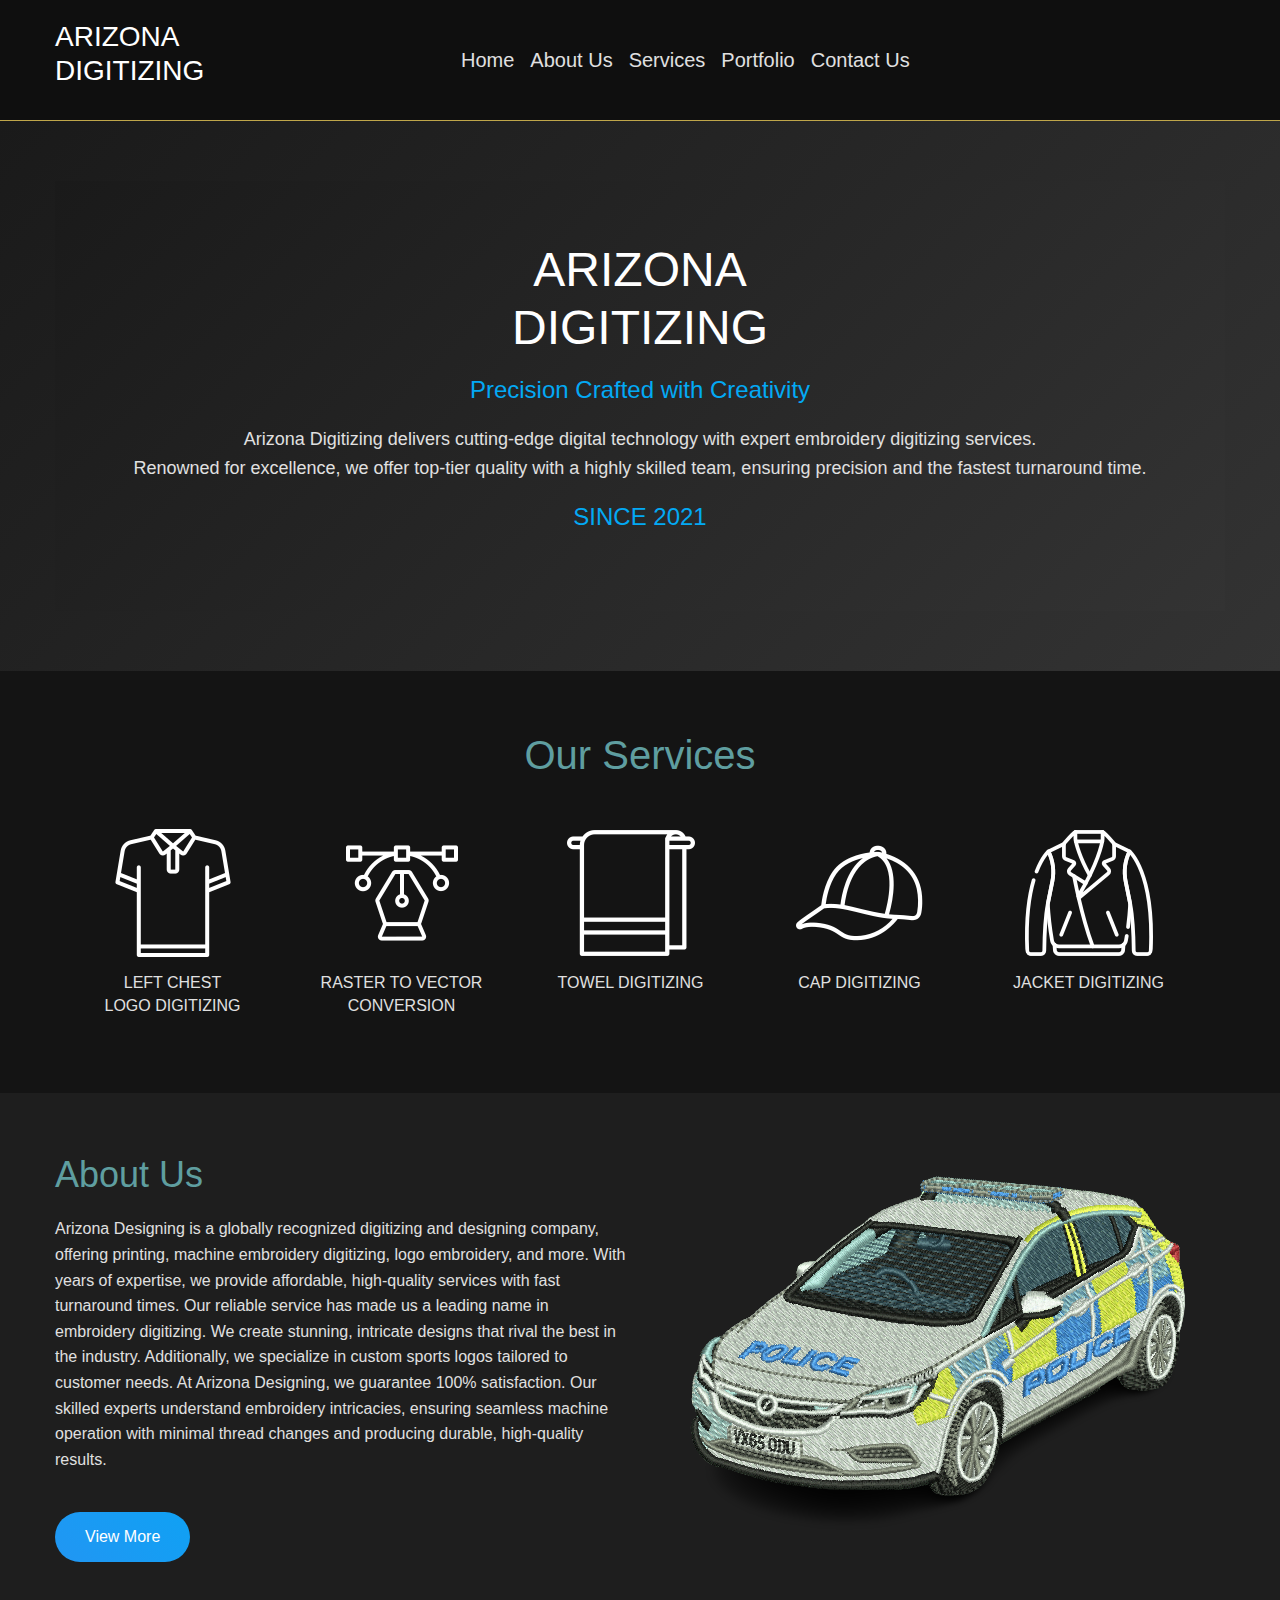
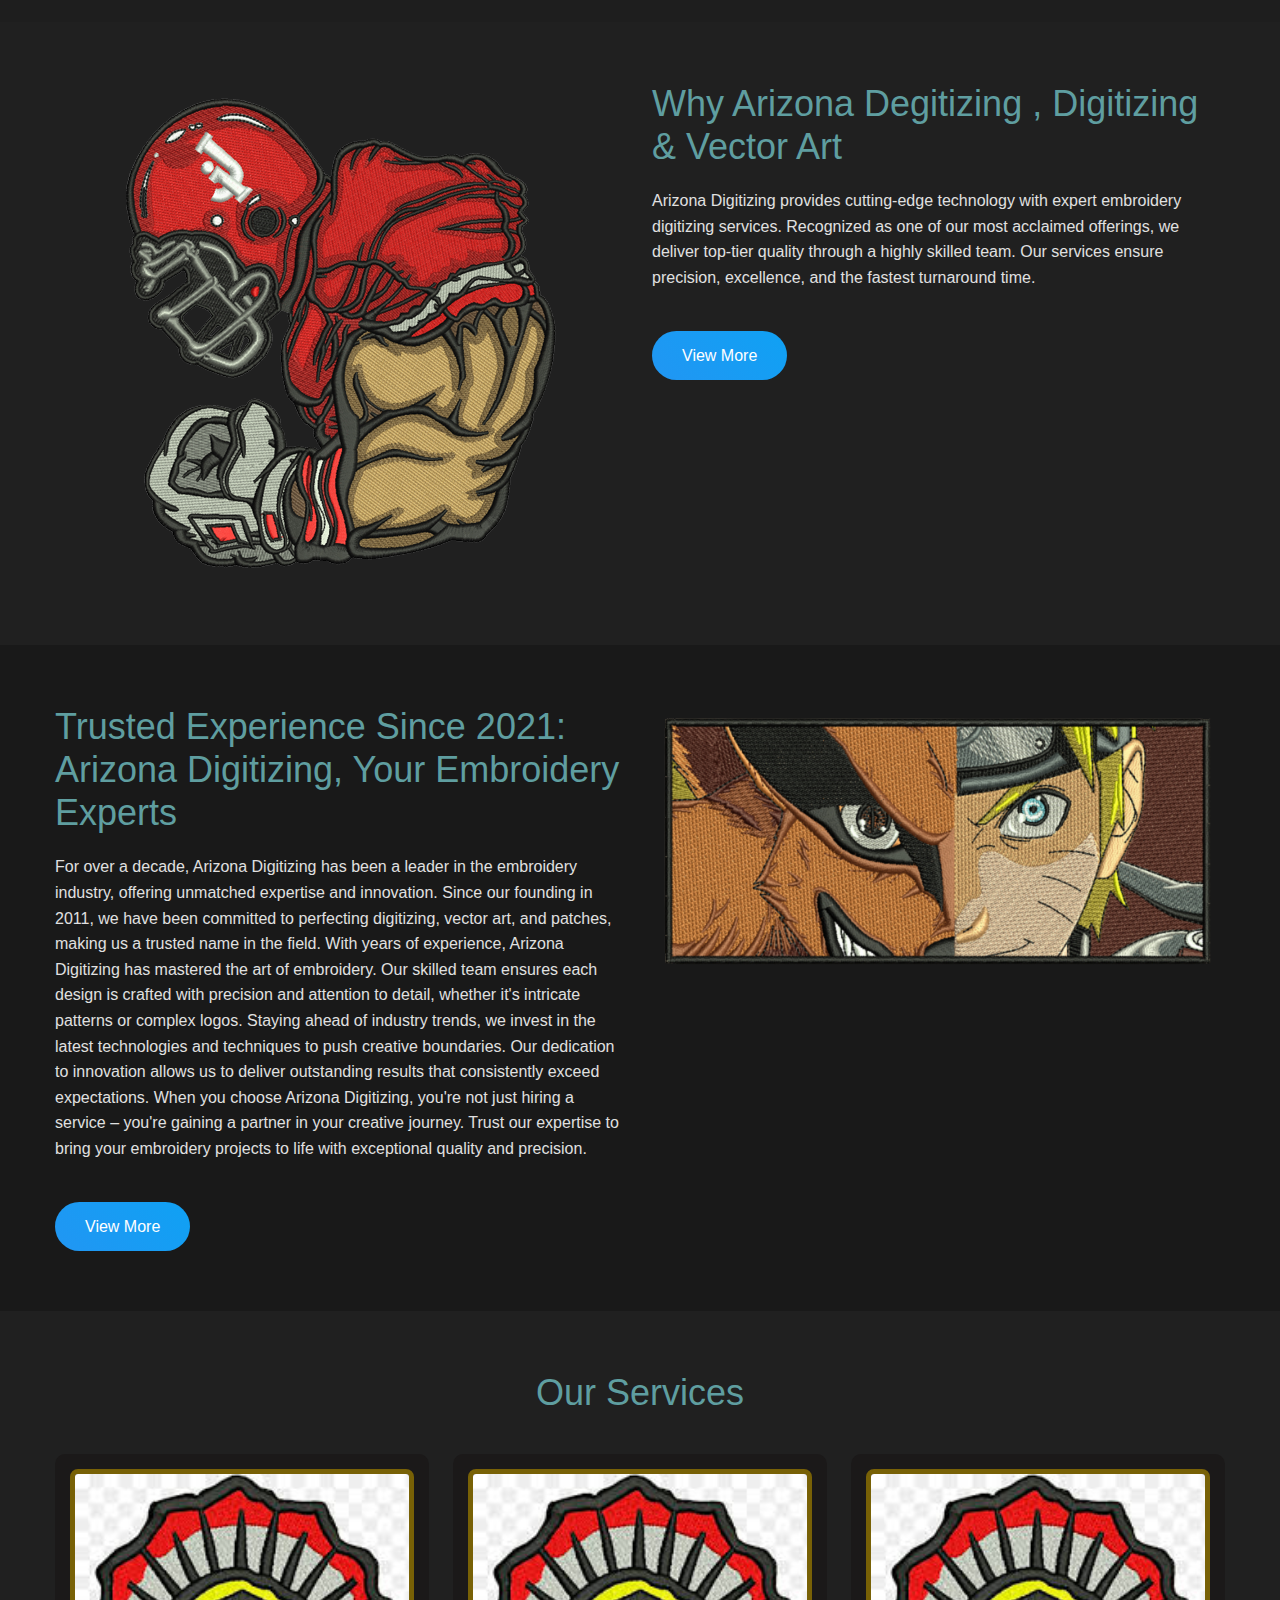
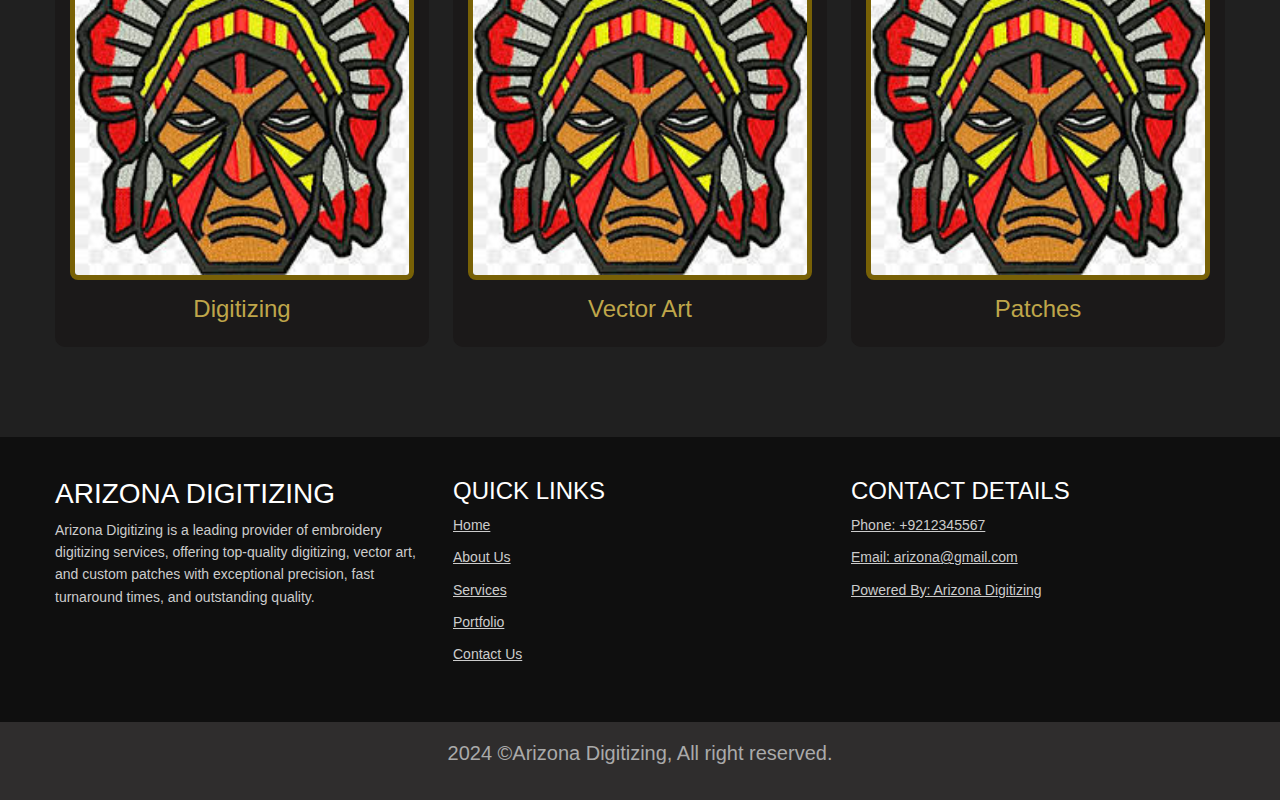
<file: index.html>
<!doctype html>
<html lang="en">

    <head>
        <meta charset="utf-8">
        <meta name="viewport" content="width=device-width, initial-scale=1">
        <title>Home</title>
        <link href="https://cdn.jsdelivr.net/npm/bootstrap@5.3.3/dist/css/bootstrap.min.css" rel="stylesheet"
            integrity="sha384-QWTKZyjpPEjISv5WaRU9OFeRpok6YctnYmDr5pNlyT2bRjXh0JMhjY6hW+ALEwIH" crossorigin="anonymous">
        <!-- <link rel="stylesheet" href="./index.css"> -->
        <link rel="stylesheet" href="index.css">
    </head>

    <body>
        <!-- navbar starts from here  -->
        <header>
            <div class="container">
                <div class="row">
                    <div class="col-lg-4">
                        <div class="logo">
                            <h1>ARIZONA<br>DIGITIZING</h1>
                        </div>
                    </div>
                    <div class="col-lg-8">
                        <div class="navbar">


                            <nav class="navbar navbar-expand-lg">
                                <button class="navbar-toggler" type="button" data-bs-toggle="collapse"
                                    data-bs-target="#navbarSupportedContent" aria-controls="navbarSupportedContent"
                                    aria-expanded="false" aria-label="Toggle navigation">
                                    <span class="navbar-toggler-icon"></span>
                                </button>
                                <div class="collapse navbar-collapse" id="navbarSupportedContent">
                                    <ul class="navbar-nav mb-2 mb-lg-0">
                                        <li class="nav-item"><a class="nav-link" href="./index.html">Home</a></li>
                                        <li class="nav-item"><a class="nav-link" href="./about.html">About Us</a></li>
                                        <li class="nav-item"><a class="nav-link" href="./services.html">Services</a>
                                        </li>
                                        <li class="nav-item"><a class="nav-link" href="./portfolio.html">Portfolio</a>
                                        </li>
                                        <li class="nav-item"><a class="nav-link" href="./contact-us.html">Contact Us</a>
                                        </li>
                                    </ul>
                                </div>
                            </nav>
                        </div>
                    </div>
                </div>
            </div>
        </header>

        <!-- Navbar ends here -->

        <!-- section starts from here -->

        <!-- section one starts from here -->

        <section class="section-one">
            <div class="container">
                <div class="row">
                    <div class="col-lg-12">
                        <div class="section-one">
                            <h1>ARIZONA <br> DIGITIZING</h1>
                            <h3>Precision Crafted with Creativity</h3>
                            <p>Arizona Digitizing delivers cutting-edge digital technology with expert embroidery
                                digitizing services. <br> Renowned for excellence, we offer top-tier quality with a
                                highly
                                skilled team, ensuring precision and the fastest turnaround time.</p>
                            <h3>SINCE 2021</h3>
        </section>

        <!-- section one ends here  -->

        <!-- section two starts from here  -->

        <section class="section-two">
            <div class="container">
                <div class="row">
                    <div class="col-lg-12">
                        <h1 style="text-align: center; margin-bottom: 50px; color: cadetblue;">Our Services</h1>
                    </div>
                    <div class="col-lg-2">
                        <img src="./s2-1.png" alt="">
                        <p>LEFT CHEST<br>LOGO DIGITIZING</p>
                    </div>
                    <div class="col-lg-2">
                        <img src="./s2-2.png" alt="">
                        <p>RASTER TO VECTOR <br> CONVERSION</p>
                    </div>
                    <div class="col-lg-2">
                        <img src="./s2-3.png" alt="">
                        <p>TOWEL DIGITIZING</p>
                    </div>
                    <div class="col-lg-2">
                        <img src="./s2-4.png" alt="">
                        <p>CAP DIGITIZING</p>
                    </div>
                    <div class="col-lg-2">
                        <img src="./s2-5.png" alt="">
                        <p>JACKET DIGITIZING</p>
                    </div>
                </div>
        </section>

        <!-- section two ends here  -->

        <!-- section three starts from here  -->

        <section class="section-three">
            <div class="container">
                <div class="row">
                    <div class="col-lg-6">
                        <h1>About Us</h1>
                        <p>Arizona Designing is a globally recognized digitizing and designing company, offering
                            printing, machine embroidery digitizing, logo embroidery, and more. With years of expertise,
                            we provide affordable, high-quality services with fast turnaround times. Our reliable
                            service has made us a leading name in embroidery digitizing. We create stunning, intricate
                            designs that rival the best in the industry. Additionally, we specialize in custom sports
                            logos tailored to customer needs. At Arizona Designing, we guarantee 100% satisfaction. Our
                            skilled experts understand embroidery intricacies, ensuring seamless machine operation with
                            minimal thread changes and producing durable, high-quality results.</p>

                        <button class="btn-grad">View More</button>
                    </div>
                    <div class="col-lg-6">
                        <img src="./Police Car.png" alt="">
                    </div>

                </div>
            </div>

        </section>

        <!-- section three ends here  -->

        <!-- section four starts from here  -->

        <section class="section-four">
            <div class="container">
                <div class="row">
                    <div class="col-lg-6">
                        <img src="./Player.png" alt="">
                    </div>
                    <div class="col-lg-6">
                        <h1>Why Arizona Degitizing , Digitizing & Vector Art</h1>
                        <p>Arizona Digitizing provides cutting-edge technology with expert embroidery digitizing
                            services. Recognized as one of our most acclaimed offerings, we deliver top-tier quality
                            through a highly skilled team. Our services ensure precision, excellence, and the fastest
                            turnaround time.</p>
                        <button class="btn-grad">View More</button>
                    </div>
                </div>
            </div>

        </section>

        <!-- section four ends here  -->

        <!-- section five starts from here -->

        <section class="section-five">
            <div class="container">
                <div class="row">
                    <div class="col-lg-6">
                        <h1>Trusted Experience Since 2021: Arizona Digitizing, Your Embroidery Experts</h1>
                        <p>For over a decade, Arizona Digitizing has been a leader in the embroidery industry, offering
                            unmatched expertise and innovation. Since our founding in 2011, we have been committed to
                            perfecting digitizing, vector art, and patches, making us a trusted name in the field.

                            With years of experience, Arizona Digitizing has mastered the art of embroidery. Our skilled
                            team ensures each design is crafted with precision and attention to detail, whether it's
                            intricate patterns or complex logos.

                            Staying ahead of industry trends, we invest in the latest technologies and techniques to
                            push creative boundaries. Our dedication to innovation allows us to deliver outstanding
                            results that consistently exceed expectations.

                            When you choose Arizona Digitizing, you're not just hiring a service – you're gaining a
                            partner in your creative journey. Trust our expertise to bring your embroidery projects to
                            life with exceptional quality and precision.</p>

                        <button class="btn-grad">View More</button>
                    </div>
                    <div class="col-lg-6">
                        <img src="./Wolfman.png" alt="">
                    </div>

                </div>
            </div>

        </section>

        <!-- section five ends here  -->

        <!-- secton six starts from here -->

        <section class="section-six">
            <div class="container">
                <div class="row">
                    <div class="col-lg-12">
                        <h1 style="text-align: center; color: cadetblue;">Our Services </h1>
                    </div>
                    <div class="col-lg-4">
                        <div class="card">
                            <img src="./services-1.jfif" alt="">
                            <h2>Digitizing</h>
                        </div>
                    </div>
                    <div class="col-lg-4">
                        <div class="card">
                            <img src="./services-1.jfif" alt="">
                            <h2>Vector Art</h>
                        </div>
                    </div>
                    <div class="col-lg-4">
                        <div class="card">
                            <img src="./services-1.jfif" alt="">
                            <h2>Patches</h2>
                        </div>
                    </div>
                </div>
            </div>
        </section>

        <!-- section six ends here  -->

        <!-- footer starts from here  -->

        <footer>
            <div class="container">
                <div class="row">
                    <div class="col-lg-4">
                        <h3>ARIZONA DIGITIZING</h3>
                        <p>Arizona Digitizing is a leading provider of embroidery digitizing services, offering
                            top-quality digitizing, vector art, and custom patches with exceptional precision, fast
                            turnaround times, and outstanding quality.</p>
                    </div>
                    <div class="col-lg-4">
                        <ul class="quick-links">
                            <h4>QUICK LINKS</h4>
                            <li><a href="#">Home</a></li>
                            <li><a href="#">About Us</a></li>
                            <li><a href="#">Services</a></li>
                            <li><a href="#">Portfolio</a></li>
                            <li><a href="#">Contact Us</a></li>
                        </ul>
                    </div>
                    <div class="col-lg-4">
                        <ul>
                            <h4>CONTACT DETAILS</h4>
                            <li><a href="#">Phone: +9212345567</a></li>
                            <li><a href="#">Email: arizona@gmail.com</a></li>
                            <li><a href="#">Powered By: Arizona Digitizing</a></li>
                        </ul>
                    </div>
                    <!-- <div class="col-lg-12">
                        <p style="text-align: center;">2024 ©Arizona Digitizing, All right reserved.</p>
                    </div> -->
                </div>
            </div>
        </footer>
        <div class="copyright">
            <div class="container">
                <div class="row">
                    <div class="col-lg-12">
                        <p style="text-align: center;">2024 ©Arizona Digitizing, All right reserved.</p>
                    </div>
                </div>
            </div>
        </div>

        <!-- footer ends here  -->


        <script src="https://cdn.jsdelivr.net/npm/bootstrap@5.3.3/dist/js/bootstrap.bundle.min.js"
            integrity="sha384-YvpcrYf0tY3lHB60NNkmXc5s9fDVZLESaAA55NDzOxhy9GkcIdslK1eN7N6jIeHz"
            crossorigin="anonymous"></script>
    </body>

</html>
</file>
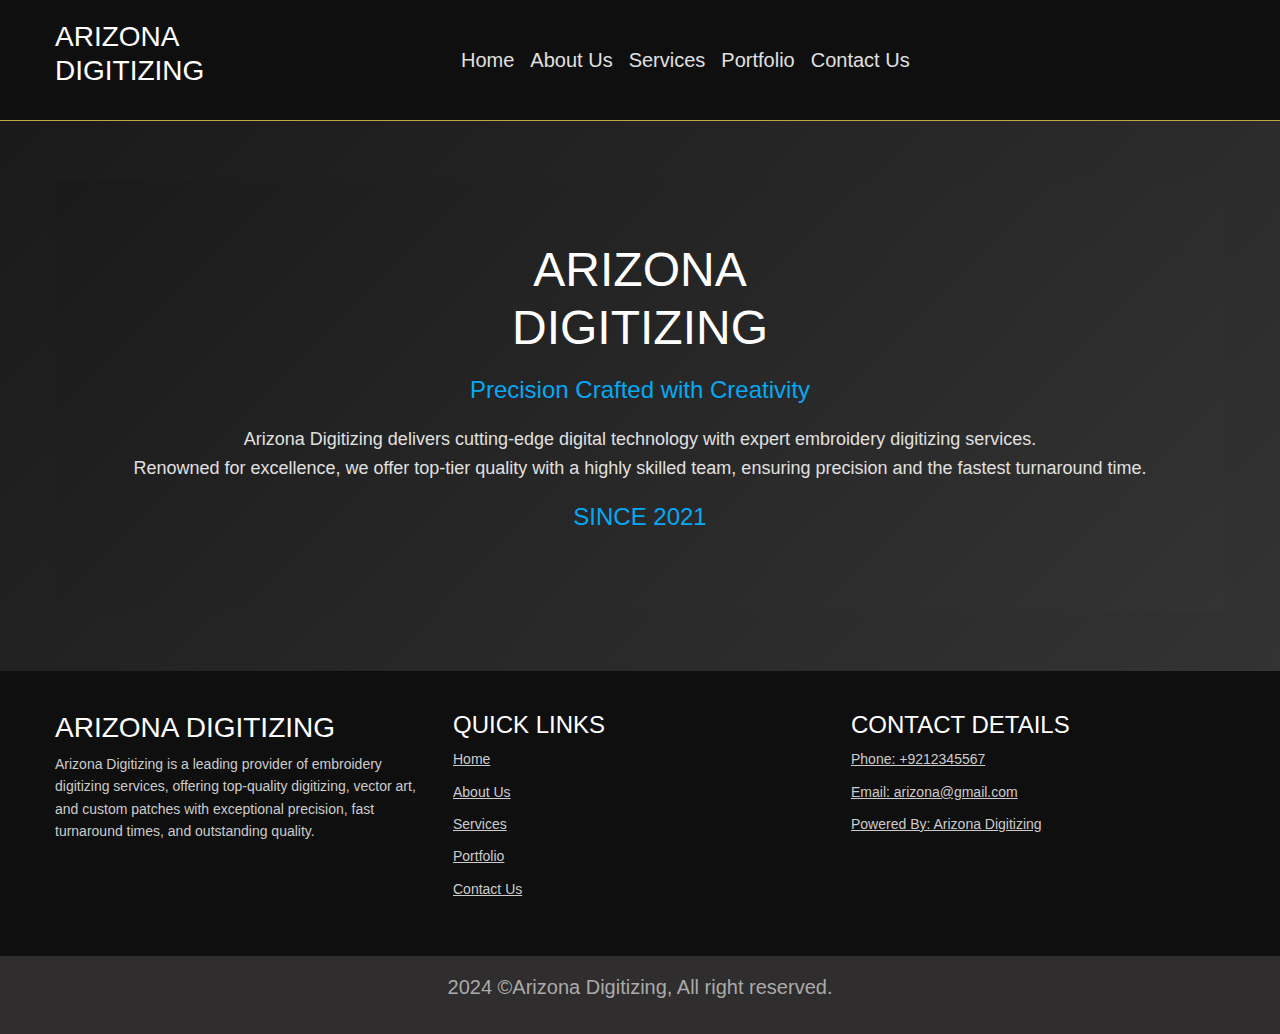
<file: about.html>
<!DOCTYPE html>
<html lang="en">

    <head>
        <meta charset="UTF-8">
        <meta name="viewport" content="width=device-width, initial-scale=1.0">
        <title>About us</title>
        <link href="https://cdn.jsdelivr.net/npm/bootstrap@5.3.3/dist/css/bootstrap.min.css" rel="stylesheet"
            integrity="sha384-QWTKZyjpPEjISv5WaRU9OFeRpok6YctnYmDr5pNlyT2bRjXh0JMhjY6hW+ALEwIH" crossorigin="anonymous">
        <link rel="stylesheet" href="./about.css">
    </head>

    <body>
        <!-- navbar starts from here  -->
        <header>
            <div class="container">
                <div class="row">
                    <div class="col-lg-4">
                        <div class="logo">
                            <h1>ARIZONA<br>DIGITIZING</h1>
                        </div>
                    </div>
                    <div class="col-lg-8">
                        <div class="navbar">
                            <nav class="navbar navbar-expand-lg">
                                <button class="navbar-toggler" type="button" data-bs-toggle="collapse"
                                    data-bs-target="#navbarSupportedContent" aria-controls="navbarSupportedContent"
                                    aria-expanded="false" aria-label="Toggle navigation">
                                    <span class="navbar-toggler-icon"></span>
                                </button>
                                <div class="collapse navbar-collapse" id="navbarSupportedContent">
                                    <ul class="navbar-nav mb-2 mb-lg-0">
                                        <li class="nav-item"><a class="nav-link" href="./index.html">Home</a></li>
                                        <li class="nav-item"><a class="nav-link" href="./about.html">About Us</a></li>
                                        <li class="nav-item"><a class="nav-link" href="./services.html">Services</a>
                                        </li>
                                        <li class="nav-item"><a class="nav-link" href="./portfolio.html">Portfolio</a>
                                        </li>
                                        <li class="nav-item"><a class="nav-link" href="./contact-us.html">Contact Us</a>
                                        </li>
                                    </ul>
                                </div>
                            </nav>
                        </div>
                    </div>
                </div>
            </div>
        </header>

        <!-- Navbar ends here -->





        <section class="section-one">
            <div class="container">
                <div class="row">
                    <div class="col-lg-12">
                        <div class="section-one">
                            <h1>ARIZONA <br> DIGITIZING</h1>
                            <h3>Precision Crafted with Creativity</h3>
                            <p>Arizona Digitizing delivers cutting-edge digital technology with expert embroidery
                                digitizing services. <br> Renowned for excellence, we offer top-tier quality with a
                                highly
                                skilled team, ensuring precision and the fastest turnaround time.</p>
                            <h3>SINCE 2021</h3>
        </section>






















        <!-- footer starts from here  -->

        <footer>
            <div class="container">
                <div class="row">
                    <div class="col-lg-4">
                        <h3>ARIZONA DIGITIZING</h3>
                        <p>Arizona Digitizing is a leading provider of embroidery digitizing services, offering
                            top-quality digitizing, vector art, and custom patches with exceptional precision, fast
                            turnaround times, and outstanding quality.</p>
                    </div>
                    <div class="col-lg-4">
                        <ul class="quick-links">
                            <h4>QUICK LINKS</h4>
                            <li><a href="#">Home</a></li>
                            <li><a href="#">About Us</a></li>
                            <li><a href="#">Services</a></li>
                            <li><a href="#">Portfolio</a></li>
                            <li><a href="#">Contact Us</a></li>
                        </ul>
                    </div>
                    <div class="col-lg-4">
                        <ul>
                            <h4>CONTACT DETAILS</h4>
                            <li><a href="#">Phone: +9212345567</a></li>
                            <li><a href="#">Email: arizona@gmail.com</a></li>
                            <li><a href="#">Powered By: Arizona Digitizing</a></li>
                        </ul>
                    </div>
                    <!-- <div class="col-lg-12">
                    <p style="text-align: center;">2024 ©Arizona Digitizing, All right reserved.</p>
                </div> -->
                </div>
            </div>
        </footer>
        <div class="copyright">
            <div class="container">
                <div class="row">
                    <div class="col-lg-12">
                        <p style="text-align: center;">2024 ©Arizona Digitizing, All right reserved.</p>
                    </div>
                </div>
            </div>
        </div>

        <!-- footer ends here  -->

        <script src="https://cdn.jsdelivr.net/npm/bootstrap@5.3.3/dist/js/bootstrap.bundle.min.js"
            integrity="sha384-YvpcrYf0tY3lHB60NNkmXc5s9fDVZLESaAA55NDzOxhy9GkcIdslK1eN7N6jIeHz"
            crossorigin="anonymous"></script>
    </body>

</html>
</file>
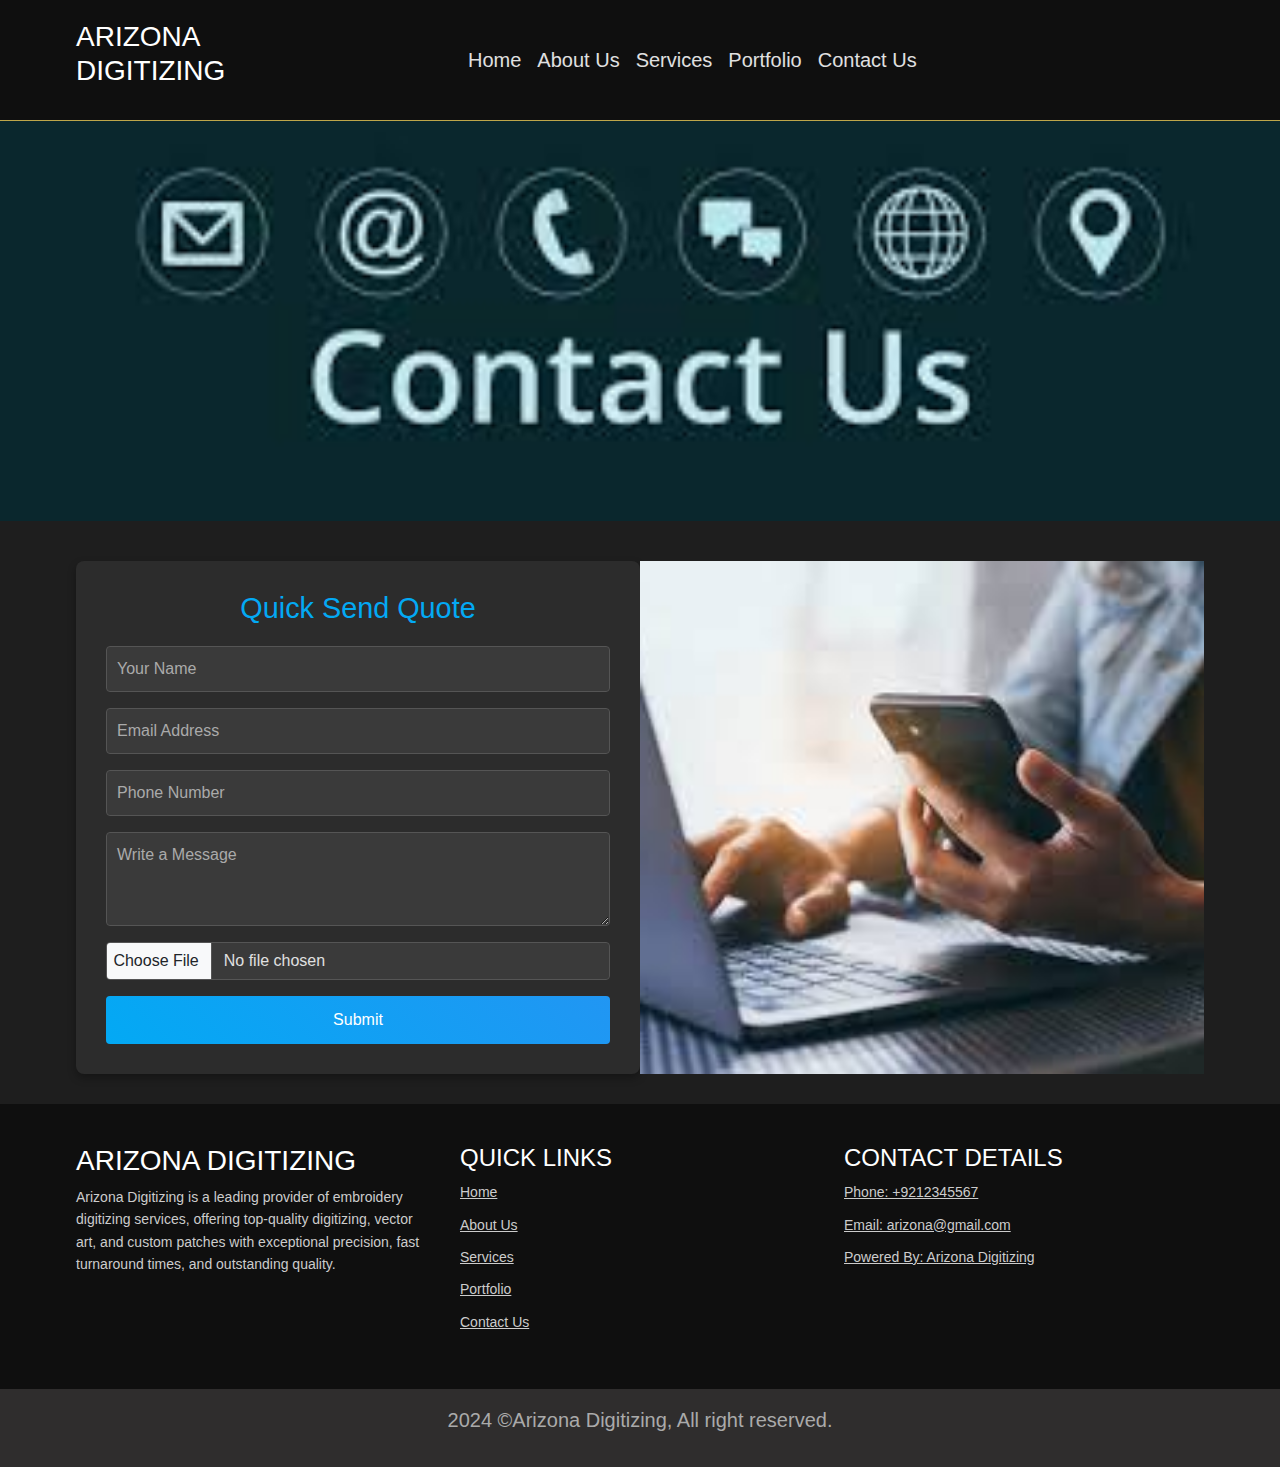
<file: contact-us.html>
<!DOCTYPE html>
<html lang="en">

    <head>
        <meta charset="UTF-8" />
        <meta name="viewport" content="width=device-width, initial-scale=1.0" />
        <title>Contact Us</title>
        <link href="https://cdn.jsdelivr.net/npm/bootstrap@5.3.3/dist/css/bootstrap.min.css" rel="stylesheet"
            integrity="sha384-QWTKZyjpPEjISv5WaRU9OFeRpok6YctnYmDr5pNlyT2bRjXh0JMhjY6hW+ALEwIH" crossorigin="anonymous">
        <link rel="stylesheet" href="./contact-us.css">
    </head>

    <body>

        <!-- Navbar starts from here -->
        <header>
            <div class="container">
                <div class="row">
                    <div class="col-lg-4">
                        <div class="logo">
                            <h1>ARIZONA<br>DIGITIZING</h1>
                        </div>
                    </div>
                    <div class="col-lg-8">
                        <div class="navbar">
                            <nav class="navbar navbar-expand-lg">
                                <button class="navbar-toggler" type="button" data-bs-toggle="collapse"
                                    data-bs-target="#navbarSupportedContent" aria-controls="navbarSupportedContent"
                                    aria-expanded="false" aria-label="Toggle navigation">
                                    <span class="navbar-toggler-icon"></span>
                                </button>
                                <div class="collapse navbar-collapse" id="navbarSupportedContent">
                                    <ul class="navbar-nav mb-2 mb-lg-0">
                                        <li class="nav-item"><a class="nav-link" href="./index.html">Home</a></li>
                                        <li class="nav-item"><a class="nav-link" href="./about.html">About Us</a></li>
                                        <li class="nav-item"><a class="nav-link" href="./services.html">Services</a>
                                        </li>
                                        <li class="nav-item"><a class="nav-link" href="./portfolio.html">Portfolio</a>
                                        </li>
                                        <li class="nav-item"><a class="nav-link" href="./contact-us.html">Contact Us</a>
                                        </li>
                                    </ul>
                                </div>
                            </nav>
                        </div>
                    </div>
                </div>
            </div>
        </header>
        <!-- Navbar ends here -->

        <!-- Hero Section -->
        <section class="contact-us-section-one">
            <img src="./contact-us.jfif" alt="Contact Us Hero Image" />
        </section>
        <!-- Section One ends here -->

        <!-- Contact Form Section (Section Two) -->
        <section class="contact-us-section-two">
            <div class="container">
                <div class="row">
                    <div class="col-lg-6">
                        <div class="quote-form">
                            <h2>Quick Send Quote</h2>
                            <form>
                                <!-- Name -->
                                <div class="mb-3">
                                    <input type="text" class="form-control" placeholder="Your Name" required />
                                </div>
                                <!-- Email -->
                                <div class="mb-3">
                                    <input type="email" class="form-control" placeholder="Email Address" required />
                                </div>
                                <!-- Phone -->
                                <div class="mb-3">
                                    <input type="text" class="form-control" placeholder="Phone Number" required />
                                </div>
                                <!-- Message -->
                                <div class="mb-3">
                                    <textarea class="form-control" rows="3" placeholder="Write a Message"
                                        required></textarea>
                                </div>
                                <!-- File Upload -->
                                <div class="mb-3">
                                    <input type="file" class="form-control custom-file-input"
                                        style="padding: 0.4rem;" />
                                </div>
                                <!-- Submit -->
                                <button type="submit" class="btn btn-submit btn-lg w-100">
                                    Submit
                                </button>
                            </form>
                        </div>
                    </div>
                    <div class="col-lg-6">
                        <img src="./contact-us-form.jfif" alt="Contact Form Image" />
                    </div>
                </div>
            </div>
        </section>

        <!-- Footer starts from here -->
        <footer>
            <div class="container">
                <div class="row">
                    <div class="col-lg-4">
                        <h3>ARIZONA DIGITIZING</h3>
                        <p>Arizona Digitizing is a leading provider of embroidery digitizing services, offering
                            top-quality digitizing, vector art, and custom patches with exceptional precision, fast
                            turnaround times, and outstanding quality.</p>
                    </div>
                    <div class="col-lg-4">
                        <ul class="quick-links">
                            <h4>QUICK LINKS</h4>
                            <li><a href="#">Home</a></li>
                            <li><a href="#">About Us</a></li>
                            <li><a href="#">Services</a></li>
                            <li><a href="#">Portfolio</a></li>
                            <li><a href="#">Contact Us</a></li>
                        </ul>
                    </div>
                    <div class="col-lg-4">
                        <ul>
                            <h4>CONTACT DETAILS</h4>
                            <li><a href="#">Phone: +9212345567</a></li>
                            <li><a href="#">Email: arizona@gmail.com</a></li>
                            <li><a href="#">Powered By: Arizona Digitizing</a></li>
                        </ul>
                    </div>
                </div>
            </div>
        </footer>
        <div class="copyright">
            <div class="container">
                <div class="row">
                    <div class="col-lg-12">
                        <p style="text-align: center;">2024 ©Arizona Digitizing, All right reserved.</p>
                    </div>
                </div>
            </div>
        </div>
        <!-- Footer ends here -->

        <script src="https://cdn.jsdelivr.net/npm/bootstrap@5.3.3/dist/js/bootstrap.bundle.min.js"
            integrity="sha384-YvpcrYf0tY3lHB60NNkmXc5s9fDVZLESaAA55NDzOxhy9GkcIdslK1eN7N6jIeHz"
            crossorigin="anonymous"></script>
    </body>

</html>
</file>
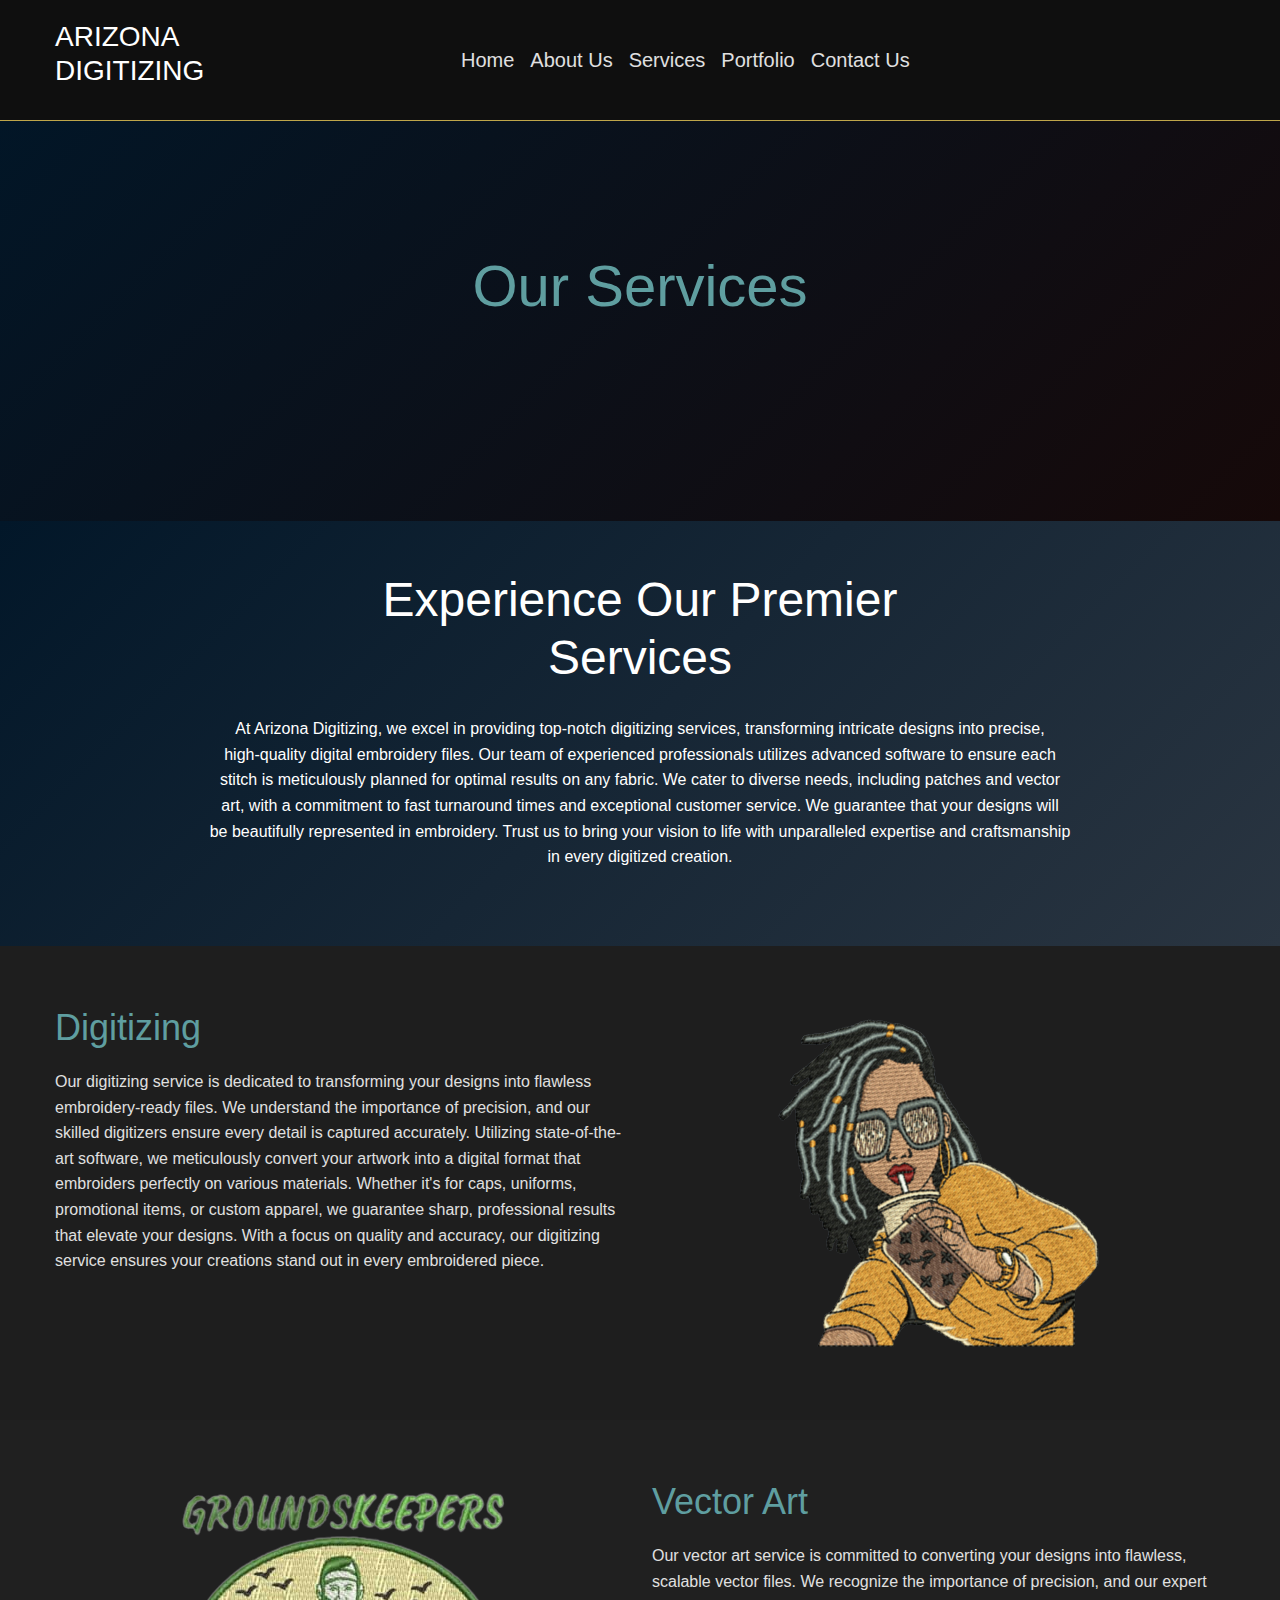
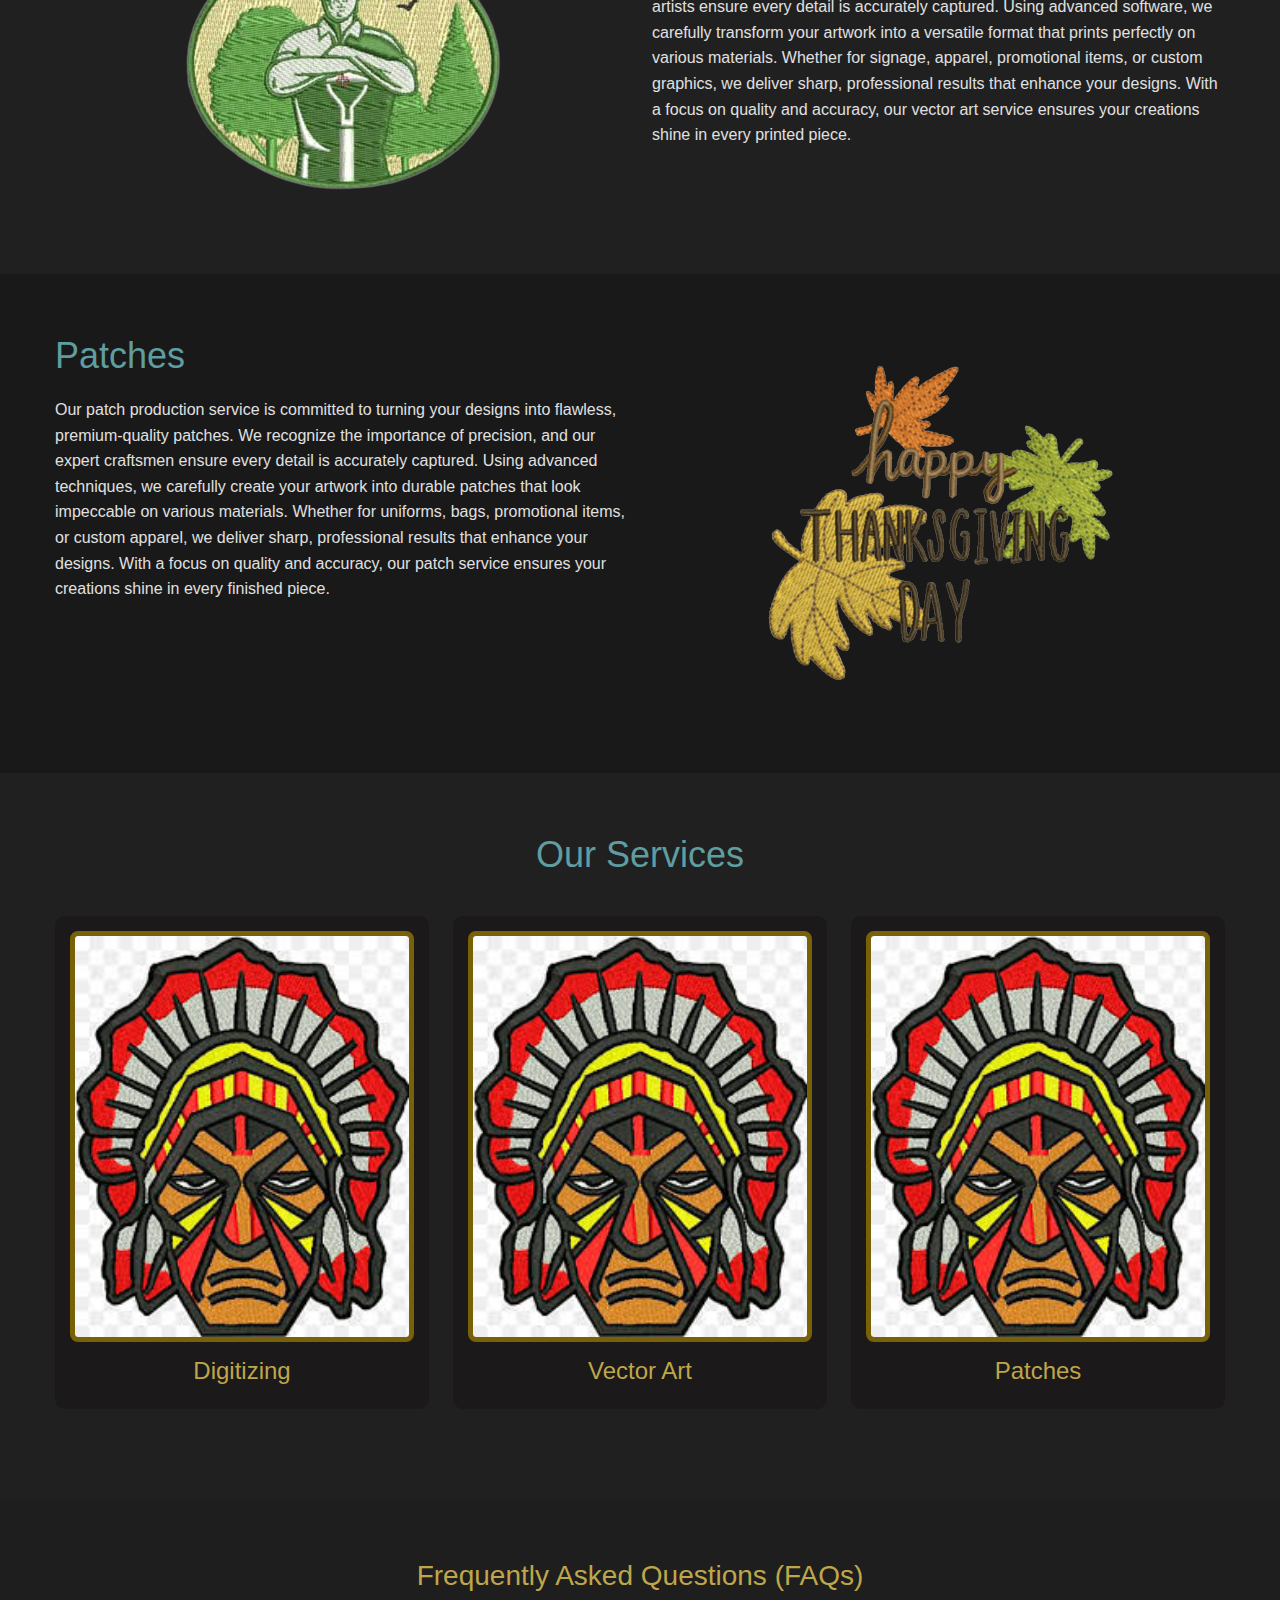
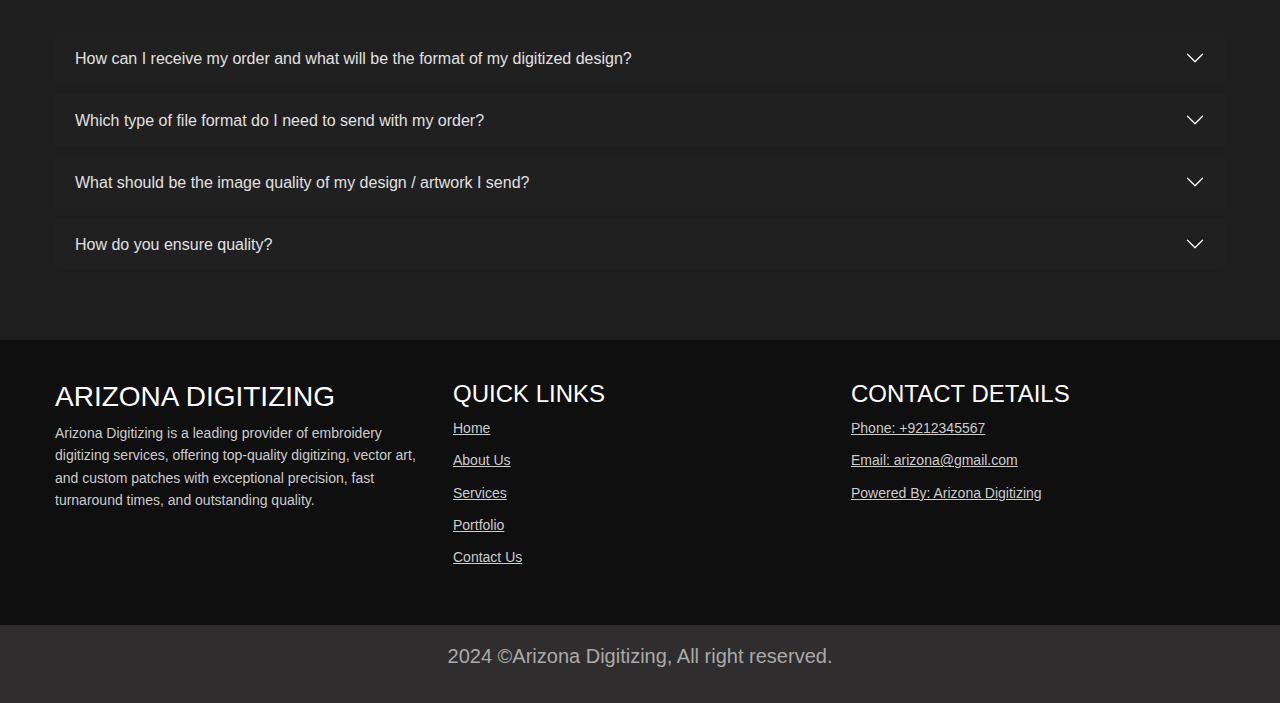
<file: services.html>
<!DOCTYPE html>
<html lang="en">

    <head>
        <meta charset="UTF-8">
        <meta name="viewport" content="width=device-width, initial-scale=1.0">
        <title>Services</title>
        <link href="https://cdn.jsdelivr.net/npm/bootstrap@5.3.3/dist/css/bootstrap.min.css" rel="stylesheet"
            integrity="sha384-QWTKZyjpPEjISv5WaRU9OFeRpok6YctnYmDr5pNlyT2bRjXh0JMhjY6hW+ALEwIH" crossorigin="anonymous">
        <link rel="stylesheet" href="./services.css">

    </head>

    <body>

        <!-- navbar starts from here  -->
        <header>
            <div class="container">
                <div class="row">
                    <div class="col-lg-4">
                        <div class="logo">
                            <h1>ARIZONA<br>DIGITIZING</h1>
                        </div>
                    </div>
                    <div class="col-lg-8">
                        <div class="navbar">


                            <nav class="navbar navbar-expand-lg">
                                <button class="navbar-toggler" type="button" data-bs-toggle="collapse"
                                    data-bs-target="#navbarSupportedContent" aria-controls="navbarSupportedContent"
                                    aria-expanded="false" aria-label="Toggle navigation">
                                    <span class="navbar-toggler-icon"></span>
                                </button>
                                <div class="collapse navbar-collapse" id="navbarSupportedContent">
                                    <ul class="navbar-nav mb-2 mb-lg-0">
                                        <li class="nav-item"><a class="nav-link" href="./index.html">Home</a></li>
                                        <li class="nav-item"><a class="nav-link" href="./about.html">About Us</a></li>
                                        <li class="nav-item"><a class="nav-link" href="./services.html">Services</a>
                                        </li>
                                        <li class="nav-item"><a class="nav-link" href="./portfolio.html">Portfolio</a>
                                        </li>
                                        <li class="nav-item"><a class="nav-link" href="./contact-us.html">Contact Us</a>
                                        </li>
                                    </ul>
                                </div>
                            </nav>
                        </div>
                    </div>
                </div>
            </div>
        </header>

        <!-- Navbar ends here -->


        <!-- Hero Section -->
        <section class="services-section-one">
            <div class="container">
                <div class="row">
                    <div class="col-lg-12">
                        <h1 style="color: cadetblue;">Our Services</h1>
                    </div>
                </div>
            </div>
        </section>
        <!-- Hero Section ends -->

        <!-- section two starts here  -->
        <section class="services-section-two">
            <div class="container">
                <div class="row">
                    <div class="col-lg-12">
                        <h2>Experience Our Premier <br> Services</h2>
                        <p>At Arizona Digitizing, we excel in providing top-notch digitizing services, transforming
                            intricate
                            designs into precise, <br> high-quality digital embroidery files. Our team of experienced
                            professionals
                            utilizes advanced software to ensure each <br> stitch is meticulously planned for optimal
                            results
                            on any
                            fabric. We cater to diverse needs, including patches and vector <br> art, with a commitment
                            to fast
                            turnaround times and exceptional customer service. We guarantee that your designs will <br>
                            be
                            beautifully
                            represented in embroidery. Trust us to bring your vision to life with unparalleled expertise
                            and
                            craftsmanship <br> in every digitized creation.</p>
                    </div>
                </div>
            </div>
        </section>
        <!-- section two ends here -->

        <!-- section three starts here -->

        <section class="section-three">
            <div class="container">
                <div class="row">
                    <div class="col-lg-6">
                        <h1>Digitizing</h1>
                        <p>Our digitizing service is dedicated to transforming your designs into flawless
                            embroidery-ready files. We understand the importance of precision, and our skilled
                            digitizers ensure every detail is captured accurately. Utilizing state-of-the-art software,
                            we meticulously convert your artwork into a digital format that embroiders perfectly on
                            various materials. Whether it's for caps, uniforms, promotional items, or custom apparel, we
                            guarantee sharp, professional results that elevate your designs. With a focus on quality and
                            accuracy, our digitizing service ensures your creations stand out in every embroidered
                            piece.</p>
                    </div>
                    <div class="col-lg-6">
                        <img src="./Girl Drinking.png" alt="">
                    </div>

                </div>
            </div>

        </section>

        <!-- secton three ends here -->

        <!-- section four starts from here -->

        <section class="section-four">
            <div class="container">
                <div class="row">
                    <div class="col-lg-6">
                        <img src="./Grounds Keepers.png" alt="">
                    </div>
                    <div class="col-lg-6">
                        <h1>Vector Art</h1>
                        <p>Our vector art service is committed to converting your designs into flawless, scalable vector
                            files. We recognize the importance of precision, and our expert artists ensure every detail
                            is accurately captured. Using advanced software, we carefully transform your artwork into a
                            versatile format that prints perfectly on various materials. Whether for signage, apparel,
                            promotional items, or custom graphics, we deliver sharp, professional results that enhance
                            your designs. With a focus on quality and accuracy, our vector art service ensures your
                            creations shine in every printed piece.</p>
                    </div>
                </div>
            </div>

        </section>

        <!-- section four ends here  -->

        <!-- section five starts from here -->

        <section class="section-five">
            <div class="container">
                <div class="row">
                    <div class="col-lg-6">
                        <h1>Patches</h1>
                        <p>Our patch production service is committed to turning your designs into flawless,
                            premium-quality patches. We recognize the importance of precision, and our expert craftsmen
                            ensure every detail is accurately captured. Using advanced techniques, we carefully create
                            your artwork into durable patches that look impeccable on various materials. Whether for
                            uniforms, bags, promotional items, or custom apparel, we deliver sharp, professional results
                            that enhance your designs. With a focus on quality and accuracy, our patch service ensures
                            your creations shine in every finished piece.</p>
                    </div>
                    <div class="col-lg-6">
                        <img src="./Happy Thanksgiving.png" alt="">
                    </div>

                </div>
            </div>

        </section>

        <!-- section five ends here -->

        <!-- section six starts from here -->

        <section class="section-six">
            <div class="container">
                <div class="row">
                    <div class="col-lg-12">
                        <h1 style="text-align: center; color: cadetblue;">Our Services </h1>
                    </div>
                    <div class="col-lg-4">
                        <div class="card">
                            <img src="./services-1.jfif" alt="">
                            <h2>Digitizing</h>
                        </div>
                    </div>
                    <div class="col-lg-4">
                        <div class="card">
                            <img src="./services-1.jfif" alt="">
                            <h2>Vector Art</h>
                        </div>
                    </div>
                    <div class="col-lg-4">
                        <div class="card">
                            <img src="./services-1.jfif" alt="">
                            <h2>Patches</h2>
                        </div>
                    </div>
                </div>
            </div>
        </section>

        <!-- section six ends here -->

        <!-- FAQ Section -->
        <section class="faq-section">
            <div class="container">
                <h2 class="faq-title text-center">Frequently Asked Questions (FAQs)</h2>
                <div class="accordion" id="faqAccordion">
                    <!-- FAQ Item 1 -->
                    <div class="accordion-item">
                        <h2 class="accordion-header" id="faqHeadingOne">
                            <button class="accordion-button collapsed" type="button" data-bs-toggle="collapse"
                                data-bs-target="#faqCollapseOne" aria-expanded="false" aria-controls="faqCollapseOne">
                                How can I receive my order and what will be the format of my digitized design?
                            </button>
                        </h2>
                        <div id="faqCollapseOne" class="accordion-collapse collapse" aria-labelledby="faqHeadingOne"
                            data-bs-parent="#faqAccordion">
                            <div class="accordion-body">
                                You can simply share your machine name and the file format your machine supports, and we
                                will deliver your digitized design in the required file format. Your digitized files
                                will be sent to the email address you provided.
                            </div>
                        </div>
                    </div>
                    <!-- FAQ Item 2 -->
                    <div class="accordion-item">
                        <h2 class="accordion-header" id="faqHeadingTwo">
                            <button class="accordion-button collapsed" type="button" data-bs-toggle="collapse"
                                data-bs-target="#faqCollapseTwo" aria-expanded="false" aria-controls="faqCollapseTwo">
                                Which type of file format do I need to send with my order?
                            </button>
                        </h2>
                        <div id="faqCollapseTwo" class="accordion-collapse collapse" aria-labelledby="faqHeadingTwo"
                            data-bs-parent="#faqAccordion">
                            <div class="accordion-body">
                                You can send your file in JPG, TIFF (.tif), GIF, PDF, or PNG formats.
                            </div>
                        </div>
                    </div>
                    <!-- FAQ Item 3 -->
                    <div class="accordion-item">
                        <h2 class="accordion-header" id="faqHeadingThree">
                            <button class="accordion-button collapsed" type="button" data-bs-toggle="collapse"
                                data-bs-target="#faqCollapseThree" aria-expanded="false"
                                aria-controls="faqCollapseThree">
                                What should be the image quality of my design / artwork I send?
                            </button>
                        </h2>
                        <div id="faqCollapseThree" class="accordion-collapse collapse" aria-labelledby="faqHeadingThree"
                            data-bs-parent="#faqAccordion">
                            <div class="accordion-body">
                                Try to send your artwork in the best possible quality. The better the artwork, the
                                better the digitized design will be.
                            </div>
                        </div>
                    </div>
                    <!-- FAQ Item 4 -->
                    <div class="accordion-item">
                        <h2 class="accordion-header" id="faqHeadingFour">
                            <button class="accordion-button collapsed" type="button" data-bs-toggle="collapse"
                                data-bs-target="#faqCollapseFour" aria-expanded="false" aria-controls="faqCollapseFour">
                                How do you ensure quality?
                            </button>
                        </h2>
                        <div id="faqCollapseFour" class="accordion-collapse collapse" aria-labelledby="faqHeadingFour"
                            data-bs-parent="#faqAccordion">
                            <div class="accordion-body">
                                Every design is checked by our Quality Control Experts to ensure that you receive a
                                design that exceeds your expectations.
                            </div>
                        </div>
                    </div>
                </div>
            </div>
        </section>


        <!-- footer starts from here  -->

        <footer>
            <div class="container">
                <div class="row">
                    <div class="col-lg-4">
                        <h3>ARIZONA DIGITIZING</h3>
                        <p>Arizona Digitizing is a leading provider of embroidery digitizing services, offering
                            top-quality digitizing, vector art, and custom patches with exceptional precision, fast
                            turnaround times, and outstanding quality.</p>
                    </div>
                    <div class="col-lg-4">
                        <ul class="quick-links">
                            <h4>QUICK LINKS</h4>
                            <li><a href="#">Home</a></li>
                            <li><a href="#">About Us</a></li>
                            <li><a href="#">Services</a></li>
                            <li><a href="#">Portfolio</a></li>
                            <li><a href="#">Contact Us</a></li>
                        </ul>
                    </div>
                    <div class="col-lg-4">
                        <ul>
                            <h4>CONTACT DETAILS</h4>
                            <li><a href="#">Phone: +9212345567</a></li>
                            <li><a href="#">Email: arizona@gmail.com</a></li>
                            <li><a href="#">Powered By: Arizona Digitizing</a></li>
                        </ul>
                    </div>
                    <!-- <div class="col-lg-12">
                        <p style="text-align: center;">2024 ©Arizona Digitizing, All right reserved.</p>
                    </div> -->
                </div>
            </div>
        </footer>
        <div class="copyright">
            <div class="container">
                <div class="row">
                    <div class="col-lg-12">
                        <p style="text-align: center;">2024 ©Arizona Digitizing, All right reserved.</p>
                    </div>
                </div>
            </div>
        </div>

        <!-- footer ends here  -->


        <script src="https://cdn.jsdelivr.net/npm/bootstrap@5.3.3/dist/js/bootstrap.bundle.min.js"
            integrity="sha384-YvpcrYf0tY3lHB60NNkmXc5s9fDVZLESaAA55NDzOxhy9GkcIdslK1eN7N6jIeHz"
            crossorigin="anonymous"></script>
    </body>

</html>
</file>
<file: contact-us.css>
* {
    margin: 0;
    padding: 0;
    box-sizing: border-box;
  }
  
  body {
    background: #121212;
    color: #e0e0e0;
    font-family: Arial, sans-serif;
    line-height: 1.6;
  }
  
  img {
    display: block;
    max-width: 100%;
    height: auto;
  }
  
  /* =====================================
     HEADER & NAVIGATION
  ===================================== */
  header {
    background-color: #0F0F0F;
    padding: 20px 0;
    border-bottom: 1px solid #BFA64A;
  }
  
  .logo h1 {
    font-size: 28px;
    color: #fff;
    line-height: 1.2;
  }
  
  .navbar-nav .nav-link {
    color: #e0e0e0 !important;
    padding: 8px 15px;
    font-size: 20px;
  }
  
  .navbar-nav .nav-link:hover {
    color: #BFA64A !important; /* Cool blue on hover */
  }
  
  /* =====================================
     CONTAINER & TYPOGRAPHY
  ===================================== */
  .container {
    width: 90%;
    max-width: 1200px;
    margin: auto;
  }
  
  /* =====================================
     HERO SECTION (Contact Us Section One)
  ===================================== */
  .contact-us-section-one {
    position: relative;
    width: 100%;
    overflow: hidden;
  }
  
  .contact-us-section-one img {
    width: 100%;
    height: 400px;
    object-fit: cover;
  }
  
  /* =====================================
     CONTACT FORM SECTION (Section Two)
     - Remove gutters between columns
     - Set a min-height so both columns are equal
     - Add extra bottom padding
  ===================================== */
  .contact-us-section-two {
    padding: 40px 0 30px; /* extra space at bottom */
    background-color: #1e1e1e;
  }
  
  /* Remove Bootstrap gutters for this section */
  .contact-us-section-two .row {
    margin-left: 0;
    margin-right: 0;
    min-height: 500px;  /* Adjust as needed for desired column height */
  }
  
  .contact-us-section-two .col-lg-6 {
    padding-left: 0;
    padding-right: 0;
  }
  
  /* -------------------------------------
     Form Column (Left)
  ------------------------------------- */
  .contact-us-section-two .col-lg-6:first-child {
    /* Let the form fill the column */
    display: block;
  }
  
  .quote-form {
    background-color: #2c2c2c;
    padding: 30px;
    border-radius: 8px;
    box-shadow: 0 4px 8px rgba(0,0,0,0.3);
    width: 100%;
    height: 100%;  /* Make the form container fill its column */
  }
  
  .quote-form h2 {
    margin-bottom: 20px;
    text-align: center;
    color: #03a9f4;
    font-size: 1.8rem;
  }
  
  .quote-form .form-control {
    background-color: #3a3a3a;
    border: 1px solid #555;
    color: #e0e0e0;
    border-radius: 4px;
    padding: 10px;
    margin-bottom: 15px;
  }
  
  .quote-form .form-control::placeholder {
    color: #aaa;
  }
  
  .quote-form .custom-file-input {
    background-color: #3a3a3a;
    border: 1px solid #555;
    color: #e0e0e0;
    border-radius: 4px;
  }
  
  .btn-submit {
    background-image: linear-gradient(45deg, #03a9f4, #2196f3);
    border: none;
    color: #fff;
    padding: 12px;
    border-radius: 4px;
    font-size: 1rem;
    cursor: pointer;
    transition: background 0.3s;
  }
  
  .btn-submit:hover {
    background-image: linear-gradient(45deg, #2196f3, #03a9f4);
  }
  
  /* -------------------------------------
     Image Column (Right)
     - Make the image fill the entire column
  ------------------------------------- */
  .contact-us-section-two .col-lg-6:last-child {
    position: relative;
  }
  
  .contact-us-section-two .col-lg-6:last-child img {
    width: 100%;
    height: 100%;
    object-fit: cover;
    /* Remove any border-radius if you want the image to completely cover the column */
  }
  
  /* =====================================
     RESPONSIVE STYLES
  ===================================== */
  @media (max-width: 768px) {
    .contact-us-section-two .row {
      min-height: auto;
    }
  }
   /* =====================================
     FOOTER & COPYRIGHT
  ===================================== */
  footer {
    background-color: #0F0F0F;
    padding: 40px 0;
  }
  
  footer h3,
  footer h4 {
    color: #fff;
  }
  
  footer p,
  footer li,
  footer a {
    color: #CCCCCC;
    font-size: 14px;
    line-height: 1.6;
  }
  
  footer ul {
    list-style: none;
    padding: 0;
  }
  
  footer ul li {
    margin-bottom: 10px;
  }
  
  footer ul li a:hover {
    color: #BFA64A;
  }
  
  .copyright {
    background-color: #2f2d2d;
    padding: 15px 0;
    text-align: center;
    font-size: 20px;
    color: #AAAAAA;
  }


  /* =====================================
   Responsive Adjustments (max-width: 768px)
===================================== */
@media (max-width: 768px) {
    /* Ensure no horizontal overflow */
    html, body {
      overflow-x: hidden;
    }
    
    /* Make the header container use flex layout */
    header .container {
      display: flex;
      align-items: center;
      justify-content: space-between;
      padding: 0 15px;
    }
    
    /* Remove Bootstrap row defaults in header */
    header .row {
      display: flex;
      align-items: center;
      justify-content: space-between;
      width: 100%;
      margin: 0;
    }
    
    /* Display logo and toggle side-by-side */
    header .logo {
      display: flex;
      align-items: center;
    }
    
    /* Ensure the toggle button is visible and styled */
    .navbar-toggler {
      display: inline-block;
      margin-left: 10px;
      /* Removed negative margin */
      border-color: #BFA64A;
      margin-top: -100px;
    }
    
    .navbar-toggler-icon {
      background-image: url("data:image/svg+xml;charset=utf8,%3Csvg viewBox='0 0 30 30' xmlns='http://www.w3.org/2000/svg'%3E%3Cpath stroke='%23BFA64A' stroke-width='2' stroke-linecap='round' stroke-miterlimit='10' d='M4 7h22M4 15h22M4 23h22'/%3E%3C/svg%3E");
    }
    
    /* Ensure the navigation (col-lg-8) is aligned to the right */
    header .col-lg-8 {
      display: flex;
      align-items: center;
      justify-content: flex-end;
    }
    
    /* When collapsed, the navbar-collapse takes full width */
    .navbar-collapse {
      width: 100%;
    }
  }
</file>
<file: index.css>
/* =====================================
   RESET & GLOBAL STYLES
===================================== */
* {
    margin: 0;
    padding: 0;
    box-sizing: border-box;
  }
  
  body {
    background-color: #121212;
    color: #e0e0e0;
    font-family: 'Segoe UI', Tahoma, Geneva, Verdana, sans-serif;
    line-height: 1.6;
  }
  
  img {
    max-width: 100%;
    height: auto;
    display: block;
    margin: 0 auto;
  }
  
  .container {
    max-width: 1200px;
    margin: 0 auto;
    padding: 0 15px;
  }
  
  /* =====================================
     HEADER & NAVIGATION
  ===================================== */
  header {
    background-color: #0F0F0F;
    padding: 20px 0;
    border-bottom: 1px solid #BFA64A;
  }
  
  .logo h1 {
    font-size: 28px;
    color: #fff;
    line-height: 1.2;
  }
  
  .navbar-nav .nav-link {
    color: #e0e0e0 !important;
    padding: 8px 15px;
    font-size: 20px;
  }
  
  .navbar-nav .nav-link:hover {
    color: #BFA64A !important; /* Cool blue on hover */
  }
  
  /* =====================================
     SECTION BACKGROUNDS (Distinct Dark Contrasts)
  ===================================== */
  .section-one {
    text-align: center;
    padding: 60px 0;
    background: linear-gradient(135deg, #1a1a1a, #333);
  }
  
  .section-two {
    padding: 60px 0;
    background-color: #141414;
    text-align: center;
  }
  
  .section-three {
    padding: 60px 0;
    background-color: #1e1e1e;
    display: flex;
    flex-wrap: wrap;
    align-items: center;
  }
  
  .section-four {
    padding: 60px 0;
    background-color: #202020;
    display: flex;
    flex-wrap: wrap;
    align-items: center;
  }
  
  .section-five {
    padding: 60px 0;
    background-color: #191919;
    display: flex;
    flex-wrap: wrap;
    align-items: center;
  }
  
  .section-six {
    padding: 60px 0;
    background-color: #181818;
    text-align: center;
  }
  
  /* =====================================
     SECTION ONE (Hero)
  ===================================== */
  .section-one h1 {
    font-size: 48px;
    margin-bottom: 20px;
    color: #fff;
  }
  
  .section-one h3 {
    font-size: 24px;
    margin-bottom: 20px;
    color: #03A9F4; /* Cool blue */
  }
  
  .section-one p {
    font-size: 18px;
    margin-bottom: 20px;
  }
  
  /* =====================================
     SECTION TWO (Our Services Intro)
     -- Equalized & Centered Images --
  ===================================== */
  .section-two .col-lg-2 {
    display: flex;
    flex-direction: column;
    align-items: center;
    margin-left: 30px;
  }
  
  .section-two img {
    width: 128px;
    height: 128px;
    object-fit: cover;
    border-radius: 8px;
    margin-bottom: 15px;
  }
  
  .section-two p {
    text-align: center;
    font-size: 16px;
    line-height: 1.4;
  }
  
  /* =====================================
     SECTIONS THREE, FOUR & FIVE (Content Areas)
     Two-column layouts with text & images
  ===================================== */
  .section-three h1,
  .section-four h1,
  .section-five h1 {
    font-size: 36px;
    margin-bottom: 20px;
    color: cadetblue;
  }
  
  .section-three p,
  .section-four p,
  .section-five p {
    font-size: 16px;
    margin-bottom: 20px;
    text-align: left;
  }
  
  /* Center text on smaller devices */
  @media (max-width: 768px) {
    .section-three p,
    .section-four p,
    .section-five p {
      text-align: center;
    }
  }
  
  /* Ensure images inside these sections are centered */
  .section-three img,
  .section-four img,
  .section-five img {
    margin: 0 auto;
  }
  
  /* =====================================
     GRADIENT BUTTONS (Cool Blue Gradient)
  ===================================== */
  .btn-grad {
    background-image: linear-gradient(45deg, #2196F3, #03A9F4);
    border: none;
    color: #fff;
    padding: 12px 30px;
    font-size: 16px;
    border-radius: 30px;
    cursor: pointer;
    transition: background-position 0.5s;
    background-size: 200% auto;
    display: inline-block;
    margin-top: 20px;
    text-align: center;
  }
  
  .btn-grad:hover {
    background-position: right center;
    text-decoration: none;
  }
  
  /* =====================================
     SECTION SIX (Services Cards - Older Design)
  ===================================== */
  .section-six h1 {
    font-size: 36px;
    margin-bottom: 40px;
    color: #fff;
  }
  .section-six{
    background-color: #202020;
  }
  .section-six .card {
    background-color: #1b1919;
    border: none;
    margin-bottom: 30px;
    padding: 15px;
    border-radius: 10px;
    transition: transform 0.3s;
  }
  
  .section-six .card:hover {
    transform: translateY(-5px);
  }
  
  .section-six .card img {
    width: 100%;
    height: auto;
    border: 5px solid #786106;  /* Contrast border for the image */
    border-radius: 8px;
  }
  
  .section-six .card h2 {
    font-size: 24px;
    margin-top: 15px;
    color: #BFA64A;
  }
  
  /* =====================================
     FOOTER & COPYRIGHT
  ===================================== */
  footer {
    background-color: #0F0F0F;
    padding: 40px 0;
  }
  
  footer h3,
  footer h4 {
    color: #fff;
  }
  
  footer p,
  footer li,
  footer a {
    color: #CCCCCC;
    font-size: 14px;
    line-height: 1.6;
  }
  
  footer ul {
    list-style: none;
    padding: 0;
  }
  
  footer ul li {
    margin-bottom: 10px;
  }
  
  footer ul li a:hover {
    color: #BFA64A;
  }
  
  .copyright {
    background-color: #2f2d2d;
    padding: 15px 0;
    text-align: center;
    font-size: 20px;
    color: #AAAAAA;
  }
  
 /* =====================================
   Responsive Adjustments (max-width: 768px)
===================================== */
@media (max-width: 768px) {
  /* Ensure no horizontal overflow */
  html, body {
    overflow-x: hidden;
  }
  
  /* Make the header container use flex layout */
  header .container {
    display: flex;
    align-items: center;
    justify-content: space-between;
    padding: 0 15px;
  }
  
  /* Remove Bootstrap row defaults in header */
  header .row {
    display: flex;
    align-items: center;
    justify-content: space-between;
    width: 100%;
    margin: 0;
  }
  
  /* Display logo and toggle side-by-side */
  header .logo {
    display: flex;
    align-items: center;
  }
  
  /* Ensure the toggle button is visible and styled */
  .navbar-toggler {
    display: inline-block;
    margin-left: 10px;
    /* Removed negative margin */
    border-color: #BFA64A;
    margin-top: -100px;
  }
  
  .navbar-toggler-icon {
    background-image: url("data:image/svg+xml;charset=utf8,%3Csvg viewBox='0 0 30 30' xmlns='http://www.w3.org/2000/svg'%3E%3Cpath stroke='%23BFA64A' stroke-width='2' stroke-linecap='round' stroke-miterlimit='10' d='M4 7h22M4 15h22M4 23h22'/%3E%3C/svg%3E");
  }
  
  /* Ensure the navigation (col-lg-8) is aligned to the right */
  header .col-lg-8 {
    display: flex;
    align-items: center;
    justify-content: flex-end;
  }
  
  /* When collapsed, the navbar-collapse takes full width */
  .navbar-collapse {
    width: 100%;
  }
  .section-two .col-lg-2 {
    margin-left: 0;
  }
  /* Center headings, paragraphs, and buttons in sections */
  .section-one h1,
  .section-one h3,
  .section-one p,
  .btn-grad {
    display: block;
    margin: 20px auto;
}
}
</file>
<file: about.css>
/* =====================================
   RESET & GLOBAL STYLES
===================================== */
* {
    margin: 0;
    padding: 0;
    box-sizing: border-box;
  }
  
  body {
    background-color: #121212;
    color: #e0e0e0;
    font-family: 'Segoe UI', Tahoma, Geneva, Verdana, sans-serif;
    line-height: 1.6;
  }
  
  img {
    max-width: 100%;
    height: auto;
    display: block;
    margin: 0 auto;
  }
  
  .container {
    max-width: 1200px;
    margin: 0 auto;
    padding: 0 15px;
  }


/* =====================================
     HEADER & NAVIGATION
  ===================================== */
  header {
    background-color: #0F0F0F;
    padding: 20px 0;
    border-bottom: 1px solid #BFA64A;
  }
  
  .logo h1 {
    font-size: 28px;
    color: #fff;
    line-height: 1.2;
  }
  
  .navbar-nav .nav-link {
    color: #e0e0e0 !important;
    padding: 8px 15px;
    font-size: 20px;
  }
  
  .navbar-nav .nav-link:hover {
    color: #BFA64A !important; /* Cool blue on hover */
  }

/* =====================================
     SECTION ONE (Hero)
  ===================================== */
  .section-one {
    text-align: center;
    padding: 60px 0;
    background: linear-gradient(135deg, #1a1a1a, #333);
  }
 
  .section-one h1 {
    font-size: 48px;
    margin-bottom: 20px;
    color: #fff;
  }
  
  .section-one h3 {
    font-size: 24px;
    margin-bottom: 20px;
    color: #03A9F4; /* Cool blue */
  }
  
  .section-one p {
    font-size: 18px;
    margin-bottom: 20px;
  }













/* =====================================
     FOOTER & COPYRIGHT
  ===================================== */
  footer {
    background-color: #0F0F0F;
    padding: 40px 0;
  }
  
  footer h3,
  footer h4 {
    color: #fff;
  }
  
  footer p,
  footer li,
  footer a {
    color: #CCCCCC;
    font-size: 14px;
    line-height: 1.6;
  }
  
  footer ul {
    list-style: none;
    padding: 0;
  }
  
  footer ul li {
    margin-bottom: 10px;
  }
  
  footer ul li a:hover {
    color: #BFA64A;
  }
  
  .copyright {
    background-color: #2f2d2d;
    padding: 15px 0;
    text-align: center;
    font-size: 20px;
    color: #AAAAAA;
  }

  /* =====================================
   Responsive Adjustments (max-width: 768px)
===================================== */
@media (max-width: 768px) {
    /* Ensure no horizontal overflow */
    html, body {
      overflow-x: hidden;
    }
    
    /* Make the header container use flex layout */
    header .container {
      display: flex;
      align-items: center;
      justify-content: space-between;
      padding: 0 15px;
    }
    
    /* Remove Bootstrap row defaults in header */
    header .row {
      display: flex;
      align-items: center;
      justify-content: space-between;
      width: 100%;
      margin: 0;
    }
    
    /* Display logo and toggle side-by-side */
    header .logo {
      display: flex;
      align-items: center;
    }
    
    /* Ensure the toggle button is visible and styled */
    .navbar-toggler {
      display: inline-block;
      margin-left: 10px;
      /* Removed negative margin */
      border-color: #BFA64A;
      margin-top: -100px;
    }
    
    .navbar-toggler-icon {
      background-image: url("data:image/svg+xml;charset=utf8,%3Csvg viewBox='0 0 30 30' xmlns='http://www.w3.org/2000/svg'%3E%3Cpath stroke='%23BFA64A' stroke-width='2' stroke-linecap='round' stroke-miterlimit='10' d='M4 7h22M4 15h22M4 23h22'/%3E%3C/svg%3E");
    }
    
    /* Ensure the navigation (col-lg-8) is aligned to the right */
    header .col-lg-8 {
      display: flex;
      align-items: center;
      justify-content: flex-end;
    }
    
    /* When collapsed, the navbar-collapse takes full width */
    .navbar-collapse {
      width: 100%;
    }
</file>
<file: services.css>
/* =====================================
   RESET & GLOBAL STYLES
===================================== */
* {
  margin: 0;
  padding: 0;
  box-sizing: border-box;
}
body {
  background-color: #121212;
  color: #e0e0e0;
  font-family: 'Segoe UI', Tahoma, Geneva, Verdana, sans-serif;
  line-height: 1.6;
}
img {
  max-width: 100%;
  height: auto;
  display: block;
  margin: 0 auto;
}
.container {
  max-width: 1200px;
  margin: 0 auto;
  padding: 0 15px;
}

/* =====================================
     HEADER & NAVIGATION
===================================== */
header {
  background-color: #0F0F0F;
  padding: 20px 0;
  border-bottom: 1px solid #BFA64A;
}
.logo h1 {
  font-size: 28px;
  color: #fff;
  line-height: 1.2;
}
.navbar-nav .nav-link {
  color: #e0e0e0 !important;
  padding: 8px 15px;
  font-size: 20px;
}
.navbar-nav .nav-link:hover {
  color: #BFA64A !important;
}

/* =====================================
     SECTION ONE (Hero)
===================================== */
.services-section-one {
  text-align: center;
  padding: 60px 0;
  height: 400px;
  background: linear-gradient(135deg, #021627, #160909);
}
.services-section-one h1 {
  font-size: 58px;
  margin-top: 70px;
  color: #fff;
}

/* =====================================
     SECTION TWO
   (Adjusted to prevent overlapping and improve readability)
===================================== */
.services-section-two {
  text-align: center;
  padding: 60px 20px; /* Added horizontal padding for small screens */
  min-height: 400px;  /* Use min-height so it expands if needed */
  background: linear-gradient(135deg, #021729, #2a3541);
}
.services-section-two h2 {
  font-size: 48px;
  margin-top: -10px;
  color: #fff;
}
.services-section-two p {
  margin-top: 30px;
  color: #fff;
  word-break: normal;  /* Use normal word breaking */
  max-width: 90%;
  margin-left: auto;
  margin-right: auto;
}

/* =====================================
     SECTIONS THREE, FOUR, FIVE
===================================== */
.section-three {
  padding: 60px 0;
  background-color: #1e1e1e;
  display: flex;
  flex-wrap: wrap;
  align-items: center;
}
.section-four {
  padding: 60px 0;
  background-color: #202020;
  display: flex;
  flex-wrap: wrap;
  align-items: center;
}
.section-five {
  padding: 60px 0;
  background-color: #191919;
  display: flex;
  flex-wrap: wrap;
  align-items: center;
}
.section-three h1,
.section-four h1,
.section-five h1 {
  font-size: 36px;
  margin-bottom: 20px;
  color: cadetblue;
}
.section-three p,
.section-four p,
.section-five p {
  font-size: 16px;
  margin-bottom: 20px;
  text-align: left;
}
/* Ensure images in these sections are centered */
.section-three img,
.section-four img,
.section-five img {
  margin: 0 auto;
}

/* =====================================
     SECTION SIX (Services Cards - Older Design)
===================================== */
.section-six {
  padding: 60px 0;
  background-color: #202020;
  text-align: center;
}
.section-six h1 {
  font-size: 36px;
  margin-bottom: 40px;
  color: #fff;
}
.section-six .card {
  background-color: #1b1919;
  border: none;
  margin-bottom: 30px;
  padding: 15px;
  border-radius: 10px;
  transition: transform 0.3s;
}
.section-six .card:hover {
  transform: translateY(-5px);
}
.section-six .card img {
  width: 100%;
  height: auto;
  border: 5px solid #786106;
  border-radius: 8px;
}
.section-six .card h2 {
  font-size: 24px;
  margin-top: 15px;
  color: #BFA64A;
}

/* FAQ Section Styles */
.faq-section {
  padding: 60px 0;
  background-color: #1e1e1e;
}
.faq-title {
  font-size: 36px;
  margin-bottom: 40px;
  color: #BFA64A;
}

/* Accordion Styles */
.accordion .accordion-item {
  background-color: #202020;
  border: none;
  margin-bottom: 10px;
}
.accordion-button {
  background-color: #202020;
  color: #e0e0e0;
  font-size: 18px;
}
.accordion-button::after {
  /* Use a custom SVG with white fill (hex code: #ffffff) */
  background-image: url("data:image/svg+xml,%3Csvg xmlns='http://www.w3.org/2000/svg' fill='%23ffffff' viewBox='0 0 16 16'%3E%3Cpath fill-rule='evenodd' d='M1.646 4.646a.5.5 0 0 1 .708 0L8 10.293l5.646-5.647a.5.5 0 0 1 .708.708l-6 6a.5.5 0 0 1-.708 0l-6-6a.5.5 0 0 1 0-.708z'/%3E%3C/svg%3E");
  background-repeat: no-repeat;
  background-size: 1.25rem;
}

.accordion-button:focus {
  box-shadow: none;
}

.accordion-button:not(.collapsed) {
  background-color: #202020;
  color: #BFA64A;
  box-shadow: inset 0 -1px 0 rgba(0, 0, 0, 0.125);
}
.accordion-body {
  background-color: #1e1e1e;
  color: #e0e0e0;
  font-size: 16px;
}

/* =====================================
     FOOTER & COPYRIGHT
===================================== */
footer {
  background-color: #0F0F0F;
  padding: 40px 0;
}
footer h3,
footer h4 {
  color: #fff;
}
footer p,
footer li,
footer a {
  color: #CCCCCC;
  font-size: 14px;
  line-height: 1.6;
}
footer ul {
  list-style: none;
  padding: 0;
}
footer ul li {
  margin-bottom: 10px;
}
footer ul li a:hover {
  color: #BFA64A;
}
.copyright {
  background-color: #2f2d2d;
  padding: 15px 0;
  text-align: center;
  font-size: 20px;
  color: #AAAAAA;
}

/* =====================================
   RESPONSIVE ADJUSTMENTS (max-width: 768px)
===================================== */
@media (max-width: 768px) {
  /* Prevent horizontal overflow */
  html, body {
    overflow-x: hidden;
  }
  
  /* Header: use flex layout for proper alignment */
  header .container {
    display: flex;
    align-items: center;
    justify-content: space-between;
    padding: 0 15px;
  }
  header .row {
    display: flex;
    align-items: center;
    justify-content: space-between;
    width: 100%;
    margin: 0;
  }
  header .logo {
    display: flex;
    align-items: center;
  }
  /* Toggle button: remove negative margin so it appears next to the logo and set golden border */
  .navbar-toggler {
    display: inline-block;
    margin-left: 10px;
    border-color: #BFA64A;
    margin-top: -100px;
  }
  .navbar-toggler-icon {
    background-image: url("data:image/svg+xml;charset=utf8,%3Csvg viewBox='0 0 30 30' xmlns='http://www.w3.org/2000/svg'%3E%3Cpath stroke='%23BFA64A' stroke-width='2' stroke-linecap='round' stroke-miterlimit='10' d='M4 7h22M4 15h22M4 23h22'/%3E%3C/svg%3E");
  }
  header .col-lg-8 {
    display: flex;
    align-items: center;
    justify-content: flex-end;
  }
  .navbar-collapse {
    width: 100%;
  }
  
  /* Center headings, paragraphs, and buttons in sections */
  .services-section-one h1,
  .services-section-one h3,
  .services-section-one p,
  .services-section-two h2,
  .services-section-two p,
  .section-three p,
  .section-four p,
  .section-five p
 {
    text-align: center;
    margin-left: auto;
    margin-right: auto;
  }
  
  /* Additionally, ensure all paragraphs inside any column are centered */
  .col p {
    text-align: center;
  }
}

.faq-title {
  font-size: 28px;
}
.accordion-button {
  font-size: 16px;
}
.accordion-body {
  font-size: 14px;
}
}
</file>
